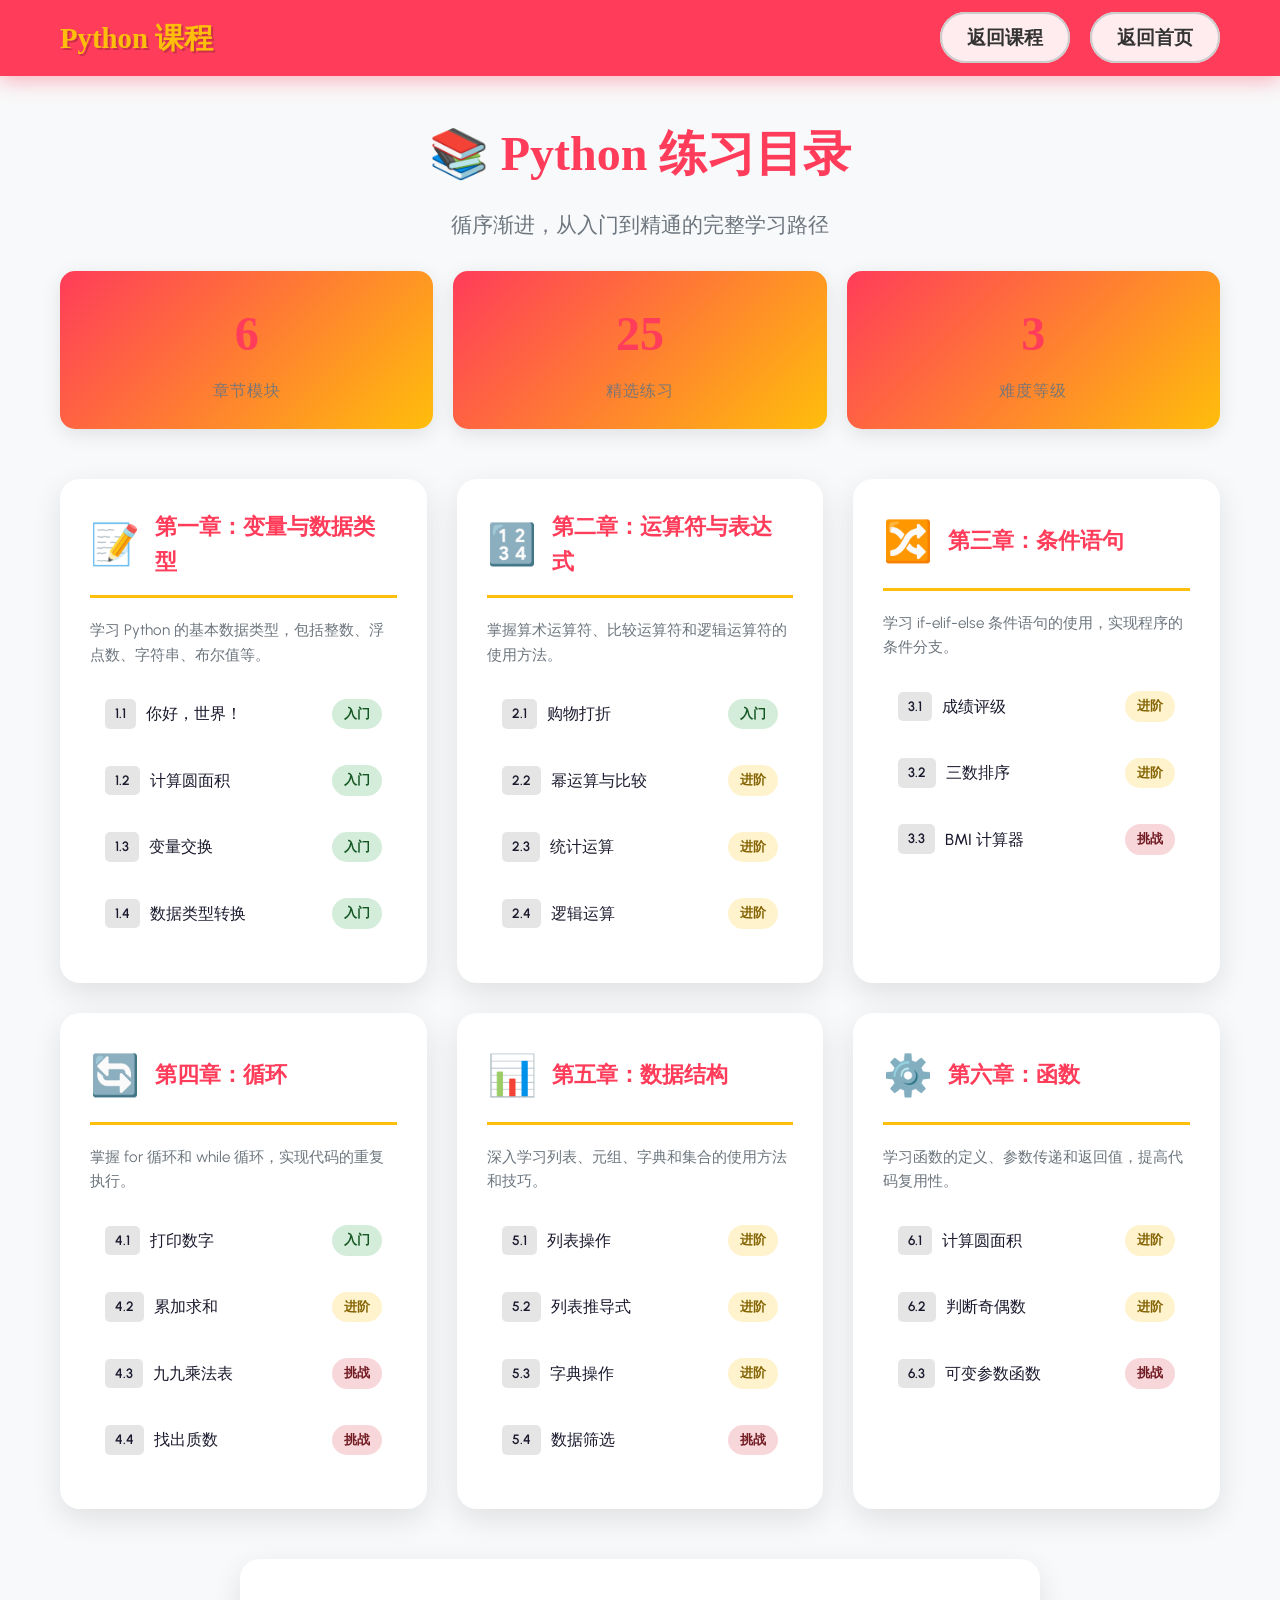
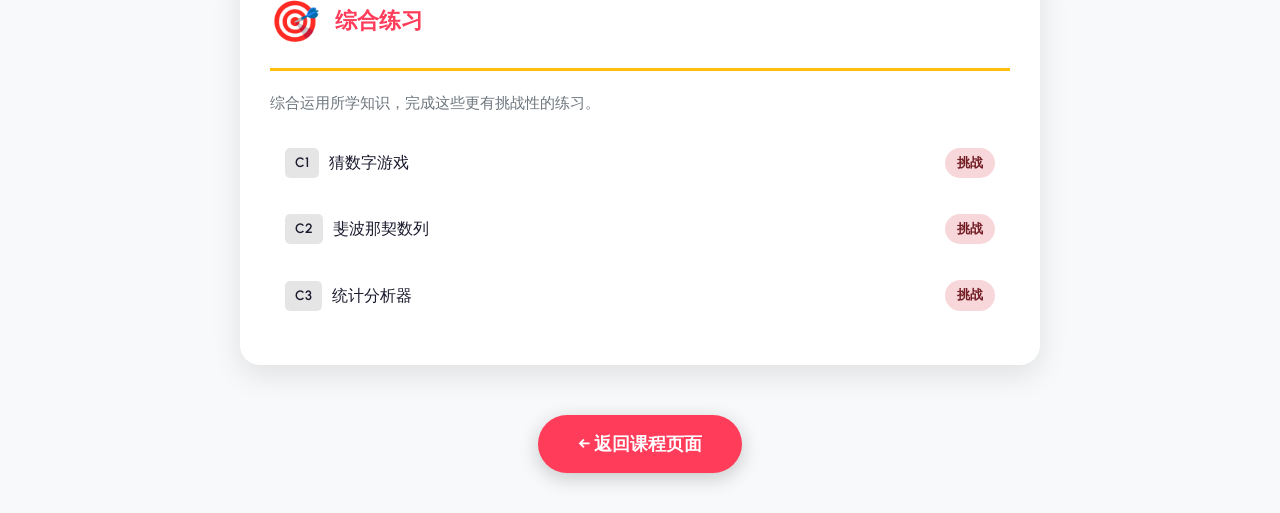
<file: python-exercises-index.html>
<!DOCTYPE html>
<html lang="zh-CN">
<head>
    <meta charset="UTF-8">
    <meta name="viewport" content="width=device-width, initial-scale=1.0">
    <title>Python 练习目录 | 丘雅雯</title>
    <link rel="stylesheet" href="style.css">
    <link href="https://fonts.googleapis.com/css2?family=Permanent+Marker&family=Urbanist:wght@300;400;600;700&display=swap" rel="stylesheet">
    <style>
        nav.navbar.exercise-navbar {
            background-color: var(--primary-color);
            padding: 15px 0;
            box-shadow: 0 4px 20px rgba(255, 60, 90, 0.4);
            position: relative;
            z-index: 1000;
        }
        
        nav.navbar.exercise-navbar .logo {
            color: var(--accent-color);
            font-size: 1.8rem;
            text-shadow: 2px 2px 0 rgba(0, 0, 0, 0.2);
        }
        
        nav.navbar.exercise-navbar .nav-links {
            gap: 20px;
        }
        
        nav.navbar.exercise-navbar .nav-links a {
            color: #333333 !important;
            font-size: 1.2rem;
            font-weight: 700;
            padding: 12px 25px;
            border-radius: 30px;
            background-color: rgba(255, 255, 255, 0.9) !important;
            border: 2px solid #cccccc;
            transition: all 0.3s ease;
            text-shadow: none !important;
        }
        
        nav.navbar.exercise-navbar .nav-links a:hover {
            color: white !important;
            background-color: #333333 !important;
            border-color: #333333;
            transform: translateY(-2px);
            box-shadow: 0 4px 15px rgba(0, 0, 0, 0.3);
        }
        
        .index-page {
            max-width: 1200px;
            margin: 0 auto;
            padding: 40px 20px;
        }
        
        .page-header {
            text-align: center;
            margin-bottom: 50px;
        }
        
        .page-header h1 {
            font-family: 'Permanent Marker', cursive;
            font-size: 3rem;
            color: var(--primary-color);
            margin-bottom: 15px;
        }
        
        .page-header p {
            font-size: 1.3rem;
            color: var(--gray-color);
            margin-bottom: 30px;
        }
        
        .chapters-grid {
            display: grid;
            grid-template-columns: repeat(auto-fit, minmax(350px, 1fr));
            gap: 30px;
            margin-bottom: 50px;
        }
        
        .chapter-card {
            background: white;
            border-radius: 20px;
            padding: 30px;
            box-shadow: 0 10px 30px rgba(0, 0, 0, 0.1);
            transition: all 0.3s ease;
        }
        
        .chapter-card:hover {
            transform: translateY(-10px);
            box-shadow: 0 20px 50px rgba(0, 0, 0, 0.15);
        }
        
        .chapter-card-header {
            display: flex;
            align-items: center;
            gap: 15px;
            margin-bottom: 20px;
            padding-bottom: 15px;
            border-bottom: 3px solid var(--accent-color);
        }
        
        .chapter-icon {
            font-size: 2.5rem;
        }
        
        .chapter-card-title {
            font-family: 'Permanent Marker', cursive;
            font-size: 1.4rem;
            color: var(--primary-color);
        }
        
        .chapter-intro {
            color: var(--gray-color);
            margin-bottom: 20px;
            font-size: 0.95rem;
            line-height: 1.6;
        }
        
        .exercise-list {
            list-style: none;
            padding: 0;
            margin: 0;
        }
        
        .exercise-list li {
            margin-bottom: 12px;
        }
        
        .exercise-link {
            display: flex;
            align-items: center;
            justify-content: space-between;
            padding: 12px 15px;
            background: var(--light-bg);
            border-radius: 10px;
            text-decoration: none;
            color: var(--dark-color);
            font-weight: 500;
            transition: all 0.3s ease;
        }
        
        .exercise-link:hover {
            background: var(--accent-color);
            color: white;
            transform: translateX(10px);
        }
        
        .exercise-link .exercise-name {
            display: flex;
            align-items: center;
            gap: 10px;
        }
        
        .exercise-link .exercise-number {
            background: rgba(0, 0, 0, 0.1);
            padding: 4px 10px;
            border-radius: 5px;
            font-size: 0.85rem;
            font-weight: 600;
        }
        
        .exercise-link:hover .exercise-number {
            background: rgba(255, 255, 255, 0.2);
        }
        
        .difficulty-badge {
            padding: 5px 12px;
            border-radius: 20px;
            font-size: 0.8rem;
            font-weight: 600;
        }
        
        .difficulty-easy {
            background: #d4edda;
            color: #155724;
        }
        
        .difficulty-medium {
            background: #fff3cd;
            color: #856404;
        }
        
        .difficulty-hard {
            background: #f8d7da;
            color: #721c24;
        }
        
        .exercise-link:hover .difficulty-badge {
            background: rgba(255, 255, 255, 0.3);
            color: white;
        }
        
        .stats-section {
            display: grid;
            grid-template-columns: repeat(auto-fit, minmax(200px, 1fr));
            gap: 20px;
            margin-bottom: 40px;
        }
        
        .stat-card {
            background: linear-gradient(135deg, var(--primary-color), var(--accent-color));
            color: white;
            padding: 25px;
            border-radius: 15px;
            text-align: center;
            box-shadow: 0 5px 20px rgba(0, 0, 0, 0.1);
        }
        
        .stat-number {
            font-family: 'Permanent Marker', cursive;
            font-size: 3rem;
            margin-bottom: 5px;
        }
        
        .stat-label {
            font-size: 1rem;
            opacity: 0.9;
        }
        
        .back-link {
            display: inline-block;
            padding: 15px 40px;
            background: var(--primary-color);
            color: white;
            text-decoration: none;
            border-radius: 30px;
            font-weight: 600;
            font-size: 1.1rem;
            transition: all 0.3s ease;
            box-shadow: 0 5px 20px rgba(0, 0, 0, 0.2);
        }
        
        .back-link:hover {
            background: var(--accent-color);
            transform: translateY(-3px);
            box-shadow: 0 8px 30px rgba(0, 0, 0, 0.25);
        }
        
        .start-practice-btn {
            display: inline-block;
            margin: 30px auto 0;
            padding: 15px 40px;
            background: linear-gradient(135deg, var(--accent-color), var(--primary-color));
            color: white;
            text-decoration: none;
            border-radius: 30px;
            font-weight: 600;
            font-size: 1.2rem;
            transition: all 0.3s ease;
            box-shadow: 0 5px 20px rgba(0, 0, 0, 0.2);
        }
        
        .start-practice-btn:hover {
            transform: translateY(-3px) scale(1.05);
            box-shadow: 0 10px 30px rgba(0, 0, 0, 0.3);
        }
        
        @media (max-width: 768px) {
            .page-header h1 {
                font-size: 2rem;
            }
            
            .chapters-grid {
                grid-template-columns: 1fr;
            }
            
            .stat-number {
                font-size: 2rem;
            }
        }
    </style>
</head>
<body>
    <nav class="navbar exercise-navbar">
        <div class="container">
            <div class="logo">Python 课程</div>
            <ul class="nav-links">
                <li><a href="python-course.html">返回课程</a></li>
                <li><a href="index.html">返回首页</a></li>
            </ul>
        </div>
    </nav>

    <div class="index-page">
        <div class="page-header">
            <h1>📚 Python 练习目录</h1>
            <p>循序渐进，从入门到精通的完整学习路径</p>
            
            <div class="stats-section">
                <div class="stat-card">
                    <div class="stat-number">6</div>
                    <div class="stat-label">章节模块</div>
                </div>
                <div class="stat-card">
                    <div class="stat-number">25</div>
                    <div class="stat-label">精选练习</div>
                </div>
                <div class="stat-card">
                    <div class="stat-number">3</div>
                    <div class="stat-label">难度等级</div>
                </div>
            </div>
        </div>

        <div class="chapters-grid">
            <!-- 第一章 -->
            <div class="chapter-card">
                <div class="chapter-card-header">
                    <span class="chapter-icon">📝</span>
                    <h2 class="chapter-card-title">第一章：变量与数据类型</h2>
                </div>
                <p class="chapter-intro">学习 Python 的基本数据类型，包括整数、浮点数、字符串、布尔值等。</p>
                <ul class="exercise-list">
                    <li>
                        <a href="python-exercises.html?chapter=1#ex1-1" class="exercise-link">
                            <span class="exercise-name">
                                <span class="exercise-number">1.1</span>
                                你好，世界！
                            </span>
                            <span class="difficulty-badge difficulty-easy">入门</span>
                        </a>
                    </li>
                    <li>
                        <a href="python-exercises.html?chapter=1#ex1-2" class="exercise-link">
                            <span class="exercise-name">
                                <span class="exercise-number">1.2</span>
                                计算圆面积
                            </span>
                            <span class="difficulty-badge difficulty-easy">入门</span>
                        </a>
                    </li>
                    <li>
                        <a href="python-exercises.html?chapter=1#ex1-3" class="exercise-link">
                            <span class="exercise-name">
                                <span class="exercise-number">1.3</span>
                                变量交换
                            </span>
                            <span class="difficulty-badge difficulty-easy">入门</span>
                        </a>
                    </li>
                    <li>
                        <a href="python-exercises.html?chapter=1#ex1-4" class="exercise-link">
                            <span class="exercise-name">
                                <span class="exercise-number">1.4</span>
                                数据类型转换
                            </span>
                            <span class="difficulty-badge difficulty-easy">入门</span>
                        </a>
                    </li>
                </ul>
            </div>

            <!-- 第二章 -->
            <div class="chapter-card">
                <div class="chapter-card-header">
                    <span class="chapter-icon">🔢</span>
                    <h2 class="chapter-card-title">第二章：运算符与表达式</h2>
                </div>
                <p class="chapter-intro">掌握算术运算符、比较运算符和逻辑运算符的使用方法。</p>
                <ul class="exercise-list">
                    <li>
                        <a href="python-exercises.html?chapter=2#ex2-1" class="exercise-link">
                            <span class="exercise-name">
                                <span class="exercise-number">2.1</span>
                                购物打折
                            </span>
                            <span class="difficulty-badge difficulty-easy">入门</span>
                        </a>
                    </li>
                    <li>
                        <a href="python-exercises.html?chapter=2#ex2-2" class="exercise-link">
                            <span class="exercise-name">
                                <span class="exercise-number">2.2</span>
                                幂运算与比较
                            </span>
                            <span class="difficulty-badge difficulty-medium">进阶</span>
                        </a>
                    </li>
                    <li>
                        <a href="python-exercises.html?chapter=2#ex2-3" class="exercise-link">
                            <span class="exercise-name">
                                <span class="exercise-number">2.3</span>
                                统计运算
                            </span>
                            <span class="difficulty-badge difficulty-medium">进阶</span>
                        </a>
                    </li>
                    <li>
                        <a href="python-exercises.html?chapter=2#ex2-4" class="exercise-link">
                            <span class="exercise-name">
                                <span class="exercise-number">2.4</span>
                                逻辑运算
                            </span>
                            <span class="difficulty-badge difficulty-medium">进阶</span>
                        </a>
                    </li>
                </ul>
            </div>

            <!-- 第三章 -->
            <div class="chapter-card">
                <div class="chapter-card-header">
                    <span class="chapter-icon">🔀</span>
                    <h2 class="chapter-card-title">第三章：条件语句</h2>
                </div>
                <p class="chapter-intro">学习 if-elif-else 条件语句的使用，实现程序的条件分支。</p>
                <ul class="exercise-list">
                    <li>
                        <a href="python-exercises.html?chapter=3#ex3-1" class="exercise-link">
                            <span class="exercise-name">
                                <span class="exercise-number">3.1</span>
                                成绩评级
                            </span>
                            <span class="difficulty-badge difficulty-medium">进阶</span>
                        </a>
                    </li>
                    <li>
                        <a href="python-exercises.html?chapter=3#ex3-2" class="exercise-link">
                            <span class="exercise-name">
                                <span class="exercise-number">3.2</span>
                                三数排序
                            </span>
                            <span class="difficulty-badge difficulty-medium">进阶</span>
                        </a>
                    </li>
                    <li>
                        <a href="python-exercises.html?chapter=3#ex3-3" class="exercise-link">
                            <span class="exercise-name">
                                <span class="exercise-number">3.3</span>
                                BMI 计算器
                            </span>
                            <span class="difficulty-badge difficulty-hard">挑战</span>
                        </a>
                    </li>
                </ul>
            </div>

            <!-- 第四章 -->
            <div class="chapter-card">
                <div class="chapter-card-header">
                    <span class="chapter-icon">🔄</span>
                    <h2 class="chapter-card-title">第四章：循环</h2>
                </div>
                <p class="chapter-intro">掌握 for 循环和 while 循环，实现代码的重复执行。</p>
                <ul class="exercise-list">
                    <li>
                        <a href="python-exercises.html?chapter=4#ex4-1" class="exercise-link">
                            <span class="exercise-name">
                                <span class="exercise-number">4.1</span>
                                打印数字
                            </span>
                            <span class="difficulty-badge difficulty-easy">入门</span>
                        </a>
                    </li>
                    <li>
                        <a href="python-exercises.html?chapter=4#ex4-2" class="exercise-link">
                            <span class="exercise-name">
                                <span class="exercise-number">4.2</span>
                                累加求和
                            </span>
                            <span class="difficulty-badge difficulty-medium">进阶</span>
                        </a>
                    </li>
                    <li>
                        <a href="python-exercises.html?chapter=4#ex4-3" class="exercise-link">
                            <span class="exercise-name">
                                <span class="exercise-number">4.3</span>
                                九九乘法表
                            </span>
                            <span class="difficulty-badge difficulty-hard">挑战</span>
                        </a>
                    </li>
                    <li>
                        <a href="python-exercises.html?chapter=4#ex4-4" class="exercise-link">
                            <span class="exercise-name">
                                <span class="exercise-number">4.4</span>
                                找出质数
                            </span>
                            <span class="difficulty-badge difficulty-hard">挑战</span>
                        </a>
                    </li>
                </ul>
            </div>

            <!-- 第五章 -->
            <div class="chapter-card">
                <div class="chapter-card-header">
                    <span class="chapter-icon">📊</span>
                    <h2 class="chapter-card-title">第五章：数据结构</h2>
                </div>
                <p class="chapter-intro">深入学习列表、元组、字典和集合的使用方法和技巧。</p>
                <ul class="exercise-list">
                    <li>
                        <a href="python-exercises.html?chapter=5#ex5-1" class="exercise-link">
                            <span class="exercise-name">
                                <span class="exercise-number">5.1</span>
                                列表操作
                            </span>
                            <span class="difficulty-badge difficulty-medium">进阶</span>
                        </a>
                    </li>
                    <li>
                        <a href="python-exercises.html?chapter=5#ex5-2" class="exercise-link">
                            <span class="exercise-name">
                                <span class="exercise-number">5.2</span>
                                列表推导式
                            </span>
                            <span class="difficulty-badge difficulty-medium">进阶</span>
                        </a>
                    </li>
                    <li>
                        <a href="python-exercises.html?chapter=5#ex5-3" class="exercise-link">
                            <span class="exercise-name">
                                <span class="exercise-number">5.3</span>
                                字典操作
                            </span>
                            <span class="difficulty-badge difficulty-medium">进阶</span>
                        </a>
                    </li>
                    <li>
                        <a href="python-exercises.html?chapter=5#ex5-4" class="exercise-link">
                            <span class="exercise-name">
                                <span class="exercise-number">5.4</span>
                                数据筛选
                            </span>
                            <span class="difficulty-badge difficulty-hard">挑战</span>
                        </a>
                    </li>
                </ul>
            </div>

            <!-- 第六章 -->
            <div class="chapter-card">
                <div class="chapter-card-header">
                    <span class="chapter-icon">⚙️</span>
                    <h2 class="chapter-card-title">第六章：函数</h2>
                </div>
                <p class="chapter-intro">学习函数的定义、参数传递和返回值，提高代码复用性。</p>
                <ul class="exercise-list">
                    <li>
                        <a href="python-exercises.html?chapter=6#ex6-1" class="exercise-link">
                            <span class="exercise-name">
                                <span class="exercise-number">6.1</span>
                                计算圆面积
                            </span>
                            <span class="difficulty-badge difficulty-medium">进阶</span>
                        </a>
                    </li>
                    <li>
                        <a href="python-exercises.html?chapter=6#ex6-2" class="exercise-link">
                            <span class="exercise-name">
                                <span class="exercise-number">6.2</span>
                                判断奇偶数
                            </span>
                            <span class="difficulty-badge difficulty-medium">进阶</span>
                        </a>
                    </li>
                    <li>
                        <a href="python-exercises.html?chapter=6#ex6-3" class="exercise-link">
                            <span class="exercise-name">
                                <span class="exercise-number">6.3</span>
                                可变参数函数
                            </span>
                            <span class="difficulty-badge difficulty-hard">挑战</span>
                        </a>
                    </li>
                </ul>
            </div>
        </div>

        <!-- 综合练习 -->
        <div class="chapter-card" style="max-width: 800px; margin: 0 auto 50px;">
            <div class="chapter-card-header">
                <span class="chapter-icon">🎯</span>
                <h2 class="chapter-card-title">综合练习</h2>
            </div>
            <p class="chapter-intro">综合运用所学知识，完成这些更有挑战性的练习。</p>
            <ul class="exercise-list">
                <li>
                    <a href="python-exercises.html?chapter=comprehensive#ex-comprehensive-1" class="exercise-link">
                        <span class="exercise-name">
                            <span class="exercise-number">C1</span>
                            猜数字游戏
                        </span>
                        <span class="difficulty-badge difficulty-hard">挑战</span>
                    </a>
                </li>
                <li>
                    <a href="python-exercises.html?chapter=comprehensive#ex-comprehensive-2" class="exercise-link">
                        <span class="exercise-name">
                            <span class="exercise-number">C2</span>
                            斐波那契数列
                        </span>
                        <span class="difficulty-badge difficulty-hard">挑战</span>
                    </a>
                </li>
                <li>
                    <a href="python-exercises.html?chapter=comprehensive#ex-comprehensive-3" class="exercise-link">
                        <span class="exercise-name">
                            <span class="exercise-number">C3</span>
                            统计分析器
                        </span>
                        <span class="difficulty-badge difficulty-hard">挑战</span>
                    </a>
                </li>
            </ul>
        </div>

        <div style="text-align: center;">
            <a href="python-course.html" class="back-link">← 返回课程页面</a>
        </div>
    </div>

</body>
</html>
</file>
<file: style.css>
/* 全局样式 */
* {
    margin: 0;
    padding: 0;
    box-sizing: border-box;
}

:root {
    --primary-color: #ff3c5a;
    --secondary-color: #3a86ff;
    --accent-color: #ffbe0b;
    --dark-color: #1a1a2e;
    --light-color: #f8f9fa;
    --gray-color: #6c757d;
}

body {
    font-family: 'Urbanist', sans-serif;
    line-height: 1.6;
    color: var(--dark-color);
    background-color: var(--light-color);
    overflow-x: hidden;
}

.container {
    max-width: 1200px;
    margin: 0 auto;
    padding: 0 20px;
}

/* 导航栏 */
.navbar {
    position: fixed;
    top: 0;
    left: 0;
    width: 100%;
    z-index: 1000;
    background-color: transparent;
    transition: all 0.3s ease;
    padding: 20px 0;
}

.navbar.scrolled {
    background-color: rgba(26, 26, 46, 0.95);
    padding: 10px 0;
    box-shadow: 0 2px 20px rgba(0, 0, 0, 0.1);
}

.navbar .container {
    display: flex;
    justify-content: space-between;
    align-items: center;
}

.logo {
    font-family: 'Permanent Marker', cursive;
    font-size: 2rem;
    font-weight: bold;
    color: var(--light-color);
    text-shadow: 2px 2px 0 var(--primary-color);
}

.nav-links {
    display: flex;
    list-style: none;
    gap: 30px;
}

.nav-links a {
    text-decoration: none;
    color: var(--light-color);
    font-weight: 600;
    font-size: 1.1rem;
    transition: all 0.3s ease;
    position: relative;
}

.nav-links a:hover {
    color: var(--accent-color);
    transform: translateY(-2px);
}

.nav-links a::after {
    content: '';
    position: absolute;
    bottom: -5px;
    left: 0;
    width: 0;
    height: 2px;
    background-color: var(--accent-color);
    transition: width 0.3s ease;
}

.nav-links a:hover::after {
    width: 100%;
}

/* 英雄区域 */
.hero {
    min-height: 100vh;
    background: linear-gradient(135deg, var(--dark-color) 0%, #16213e 100%);
    display: flex;
    align-items: center;
    padding: 100px 0;
    position: relative;
    overflow: hidden;
}

.hero::before {
    content: '';
    position: absolute;
    top: 0;
    left: 0;
    width: 100%;
    height: 100%;
    background: url('[data-uri]') repeat;
    opacity: 0.1;
}

.hero .container {
    display: grid;
    grid-template-columns: 1fr 1fr;
    gap: 50px;
    align-items: center;
    position: relative;
    z-index: 1;
}

.hero-content h1 {
    font-family: 'Permanent Marker', cursive;
    font-size: 5rem;
    line-height: 1.1;
    color: var(--light-color);
    margin-bottom: 20px;
    text-shadow: 3px 3px 0 var(--primary-color);
}

.hero-content .subtitle {
    font-size: 1.5rem;
    color: var(--light-color);
    margin-bottom: 30px;
    opacity: 0.9;
}

.hero-buttons {
    display: flex;
    gap: 20px;
}

.btn {
    display: inline-block;
    padding: 12px 30px;
    border-radius: 50px;
    font-weight: 700;
    text-decoration: none;
    transition: all 0.3s ease;
    text-transform: uppercase;
    letter-spacing: 1px;
    position: relative;
    overflow: hidden;
}

.btn::before {
    content: '';
    position: absolute;
    top: 0;
    left: -100%;
    width: 100%;
    height: 100%;
    background: linear-gradient(90deg, transparent, rgba(255,255,255,0.2), transparent);
    transition: left 0.5s ease;
}

.btn:hover::before {
    left: 100%;
}

.btn.primary {
    background-color: var(--primary-color);
    color: var(--light-color);
    box-shadow: 0 4px 15px rgba(255, 60, 90, 0.4);
}

.btn.primary:hover {
    transform: translateY(-3px);
    box-shadow: 0 6px 20px rgba(255, 60, 90, 0.6);
}

.btn.secondary {
    background-color: transparent;
    color: var(--light-color);
    border: 2px solid var(--light-color);
}

.btn.secondary:hover {
    background-color: var(--light-color);
    color: var(--dark-color);
    transform: translateY(-3px);
}

.hero-image img {
    width: 100%;
    border-radius: 50%;
    box-shadow: 0 0 50px rgba(255, 60, 90, 0.3);
    animation: float 6s ease-in-out infinite;
}

@keyframes float {
    0% { transform: translateY(0px); }
    50% { transform: translateY(-20px); }
    100% { transform: translateY(0px); }
}

/* 通用部分样式 */
section {
    padding: 100px 0;
}

.section-title {
    font-family: 'Permanent Marker', cursive;
    font-size: 3rem;
    text-align: center;
    margin-bottom: 60px;
    color: var(--dark-color);
    position: relative;
}

.section-title .highlight {
    color: var(--primary-color);
    text-shadow: 2px 2px 0 var(--accent-color);
}

.section-title::after {
    content: '';
    position: absolute;
    bottom: -15px;
    left: 50%;
    transform: translateX(-50%);
    width: 100px;
    height: 4px;
    background: linear-gradient(90deg, var(--primary-color), var(--accent-color));
    border-radius: 2px;
}

/* 关于我 */
.about {
    background-color: var(--light-color);
}

.about-content {
    display: grid;
    grid-template-columns: 1fr 1fr;
    gap: 50px;
    align-items: center;
}

.about-text p {
    font-size: 1.1rem;
    margin-bottom: 20px;
    line-height: 1.8;
}

.about-text .name,
.about-text .school,
.about-text .major,
.about-text .club,
.about-text .dream {
    font-weight: 700;
    color: var(--primary-color);
}

.about-stats {
    display: grid;
    grid-template-columns: repeat(3, 1fr);
    gap: 30px;
    text-align: center;
}

.stat-item {
    background-color: #fff;
    padding: 30px;
    border-radius: 15px;
    box-shadow: 0 10px 30px rgba(0,0,0,0.1);
    transition: transform 0.3s ease;
}

.stat-item:hover {
    transform: translateY(-10px);
    box-shadow: 0 15px 40px rgba(0,0,0,0.15);
}

.stat-number {
    display: block;
    font-size: 2.5rem;
    font-weight: 700;
    color: var(--primary-color);
    margin-bottom: 10px;
}

.stat-label {
    font-size: 1rem;
    color: var(--gray-color);
    text-transform: uppercase;
    letter-spacing: 1px;
}

/* 兴趣爱好 */
.hobbies {
    background-color: #f0f2f5;
}

.hobbies-grid {
    display: grid;
    grid-template-columns: repeat(auto-fit, minmax(250px, 1fr));
    gap: 30px;
}

.hobby-card {
    background-color: #fff;
    padding: 40px 30px;
    border-radius: 20px;
    text-align: center;
    box-shadow: 0 10px 30px rgba(0,0,0,0.1);
    transition: all 0.3s ease;
    position: relative;
    overflow: hidden;
}

.hobby-card::before {
    content: '';
    position: absolute;
    top: 0;
    left: 0;
    width: 100%;
    height: 5px;
    background: linear-gradient(90deg, var(--primary-color), var(--accent-color));
}

.hobby-card:hover {
    transform: translateY(-10px);
    box-shadow: 0 15px 40px rgba(0,0,0,0.15);
}

.hobby-icon {
    font-size: 4rem;
    margin-bottom: 20px;
    display: block;
}

.hobby-card h3 {
    font-size: 1.5rem;
    margin-bottom: 15px;
    color: var(--dark-color);
}

.hobby-card p {
    color: var(--gray-color);
    line-height: 1.6;
}

/* Python 课程 */
.python-course {
    background: linear-gradient(135deg, var(--dark-color) 0%, #16213e 100%);
    color: var(--light-color);
}

.python-course .section-title {
    color: var(--light-color);
}

.course-intro {
    text-align: center;
    padding: 60px 40px;
    background-color: rgba(255, 255, 255, 0.05);
    border-radius: 20px;
    max-width: 700px;
    margin: 0 auto;
}

.course-icon {
    font-size: 5rem;
    margin-bottom: 30px;
    animation: bounce 2s ease-in-out infinite;
}

@keyframes bounce {
    0%, 100% { transform: translateY(0); }
    50% { transform: translateY(-20px); }
}

.course-desc {
    font-size: 1.3rem;
    margin-bottom: 40px;
    opacity: 0.9;
    line-height: 1.8;
}

/* 作品展示 */
.gallery {
    background-color: var(--light-color);
}

.gallery-grid {
    display: grid;
    grid-template-columns: repeat(auto-fit, minmax(300px, 1fr));
    gap: 30px;
}

.gallery-item {
    position: relative;
    border-radius: 15px;
    overflow: hidden;
    box-shadow: 0 10px 30px rgba(0,0,0,0.1);
    transition: all 0.3s ease;
}

.gallery-item:hover {
    transform: translateY(-10px);
    box-shadow: 0 15px 40px rgba(0,0,0,0.15);
}

.gallery-item img {
    width: 100%;
    height: 250px;
    object-fit: cover;
    transition: transform 0.5s ease;
}

.gallery-item:hover img {
    transform: scale(1.1);
}

.gallery-overlay {
    position: absolute;
    bottom: 0;
    left: 0;
    width: 100%;
    padding: 20px;
    background: linear-gradient(to top, rgba(0,0,0,0.8), transparent);
    color: var(--light-color);
    transform: translateY(100%);
    transition: transform 0.3s ease;
}

.gallery-item:hover .gallery-overlay {
    transform: translateY(0);
}

.gallery-overlay h4 {
    font-size: 1.3rem;
    margin-bottom: 5px;
}

.gallery-overlay p {
    font-size: 0.9rem;
    opacity: 0.9;
}

/* 联系我 */
.contact {
    background-color: var(--dark-color);
    color: var(--light-color);
}

.contact .section-title {
    color: var(--light-color);
}

.contact-content {
    display: grid;
    grid-template-columns: 1fr 1fr;
    gap: 50px;
}

.contact-info {
    display: flex;
    flex-direction: column;
    gap: 30px;
}

.contact-item {
    display: flex;
    align-items: center;
    gap: 20px;
    padding: 20px;
    background-color: rgba(255,255,255,0.05);
    border-radius: 10px;
    transition: all 0.3s ease;
}

.contact-item:hover {
    background-color: rgba(255,255,255,0.1);
    transform: translateX(10px);
}

.contact-icon {
    font-size: 1.5rem;
    color: var(--accent-color);
}

.contact-text {
    font-size: 1.1rem;
}

.contact-form form {
    display: flex;
    flex-direction: column;
    gap: 20px;
}

.contact-form input,
.contact-form textarea {
    padding: 15px;
    border-radius: 10px;
    border: none;
    background-color: rgba(255,255,255,0.05);
    color: var(--light-color);
    font-size: 1rem;
    transition: all 0.3s ease;
}

.contact-form input:focus,
.contact-form textarea:focus {
    outline: none;
    background-color: rgba(255,255,255,0.1);
    transform: translateY(-2px);
}

.contact-form input::placeholder,
.contact-form textarea::placeholder {
    color: rgba(255,255,255,0.5);
}

.contact-form button {
    align-self: flex-start;
    cursor: pointer;
}

/* 页脚 */
.footer {
    background-color: #0f0f1a;
    color: var(--light-color);
    padding: 50px 0;
    text-align: center;
}

.footer-content {
    display: flex;
    flex-direction: column;
    align-items: center;
    gap: 20px;
}

.footer-logo {
    font-family: 'Permanent Marker', cursive;
    font-size: 2rem;
    font-weight: bold;
    color: var(--light-color);
    text-shadow: 2px 2px 0 var(--primary-color);
}

.footer-text {
    color: rgba(255,255,255,0.7);
    font-size: 0.9rem;
}

.footer-social {
    display: flex;
    gap: 20px;
}

.social-link {
    display: inline-block;
    font-size: 1.5rem;
    transition: all 0.3s ease;
    text-decoration: none;
    color: var(--light-color);
}

.social-link:hover {
    color: var(--accent-color);
    transform: translateY(-5px);
}

/* 响应式设计 */
@media (max-width: 768px) {
    .hero .container {
        grid-template-columns: 1fr;
        text-align: center;
    }

    .hero-content h1 {
        font-size: 3.5rem;
    }

    .about-content {
        grid-template-columns: 1fr;
    }

    .contact-content {
        grid-template-columns: 1fr;
    }

    .nav-links {
        display: none;
    }

    .section-title {
        font-size: 2.5rem;
    }

    .about-stats {
        grid-template-columns: 1fr;
    }
}

@media (max-width: 480px) {
    .hero-content h1 {
        font-size: 2.5rem;
    }

    .hero-content .subtitle {
        font-size: 1.2rem;
    }

    .section-title {
        font-size: 2rem;
    }

    .hobbies-grid {
        grid-template-columns: 1fr;
    }

    .gallery-grid {
        grid-template-columns: 1fr;
    }
}

/* 滚动条样式 */
::-webkit-scrollbar {
    width: 10px;
}

::-webkit-scrollbar-track {
    background: var(--light-color);
}

::-webkit-scrollbar-thumb {
    background: var(--primary-color);
    border-radius: 5px;
}

::-webkit-scrollbar-thumb:hover {
    background: var(--secondary-color);
}

/* Python 课程页面样式 */
.course-hero {
    min-height: 60vh;
    background: linear-gradient(135deg, var(--dark-color) 0%, #16213e 100%);
    display: flex;
    align-items: center;
    text-align: center;
    padding: 100px 0;
}

.course-hero h1 {
    font-family: 'Permanent Marker', cursive;
    font-size: 4rem;
    color: var(--light-color);
    margin-bottom: 20px;
    text-shadow: 3px 3px 0 var(--primary-color);
}

.course-subtitle {
    font-size: 1.5rem;
    color: var(--light-color);
    opacity: 0.9;
    margin-bottom: 40px;
}

.course-description {
    background-color: rgba(255, 255, 255, 0.05);
    padding: 40px;
    border-radius: 15px;
    margin-top: 40px;
    max-width: 800px;
    margin-left: auto;
    margin-right: auto;
}

.course-description h3 {
    color: var(--accent-color);
    font-size: 1.3rem;
    margin-bottom: 15px;
    margin-top: 25px;
}

.course-description p {
    color: var(--light-color);
    opacity: 0.9;
    line-height: 1.8;
    margin-bottom: 20px;
}

.course-description ul {
    list-style: none;
    padding-left: 0;
}

.course-description li {
    color: var(--light-color);
    opacity: 0.9;
    padding: 8px 0;
    position: relative;
    padding-left: 25px;
}

.course-description li::before {
    content: '→';
    position: absolute;
    left: 0;
    color: var(--accent-color);
    font-weight: bold;
}

.course-stats {
    display: flex;
    justify-content: center;
    gap: 60px;
}

.course-stats .stat-item {
    background-color: rgba(255, 255, 255, 0.1);
    padding: 30px;
    border-radius: 15px;
    min-width: 120px;
}

.course-stats .stat-number {
    display: block;
    font-size: 3rem;
    font-weight: 700;
    color: var(--accent-color);
    margin-bottom: 10px;
}

.course-stats .stat-label {
    font-size: 1rem;
    color: var(--light-color);
    text-transform: uppercase;
    letter-spacing: 1px;
}

.course-content {
    background-color: var(--light-color);
}

.chapters {
    max-width: 900px;
    margin: 0 auto;
}

.chapter {
    background-color: #fff;
    border-radius: 15px;
    margin-bottom: 20px;
    box-shadow: 0 5px 20px rgba(0, 0, 0, 0.08);
    overflow: hidden;
    transition: all 0.3s ease;
}

.chapter:hover {
    box-shadow: 0 8px 30px rgba(0, 0, 0, 0.12);
    transform: translateY(-3px);
}

.chapter-header {
    display: flex;
    justify-content: space-between;
    align-items: center;
    padding: 25px 30px;
    cursor: pointer;
    background: linear-gradient(90deg, rgba(255, 60, 90, 0.05), transparent);
}

.chapter-header h3 {
    font-size: 1.3rem;
    color: var(--dark-color);
    margin: 0;
}

.chapter-status {
    font-size: 0.9rem;
    font-weight: 600;
    padding: 6px 15px;
    border-radius: 20px;
    text-transform: uppercase;
    letter-spacing: 0.5px;
}

.chapter-status.status-completed {
    background-color: #4ade80;
    color: #fff;
}

.chapter-status.status-active {
    background-color: var(--primary-color);
    color: #fff;
}

.chapter-status.status-pending {
    background-color: var(--gray-color);
    color: #fff;
}

.chapter-body {
    max-height: 0;
    overflow: hidden;
    transition: max-height 0.4s ease;
}

.chapter.active .chapter-body {
    max-height: 800px;
}

.lessons {
    list-style: none;
    padding: 20px 30px;
    margin: 0;
}

.lesson {
    padding: 12px 0;
    border-bottom: 1px solid #f0f2f5;
    color: var(--dark-color);
    transition: all 0.2s ease;
}

.lesson:hover {
    color: var(--primary-color);
    padding-left: 10px;
}

.lesson:last-child {
    border-bottom: none;
}

.code-block {
    margin: 20px 30px 30px;
    background-color: #1a1a2e;
    border-radius: 10px;
    overflow: hidden;
}

.code-block pre {
    margin: 0;
    padding: 20px;
    overflow-x: auto;
}

.code-block code {
    color: #4ade80;
    font-family: 'Courier New', monospace;
    font-size: 1rem;
    line-height: 1.6;
}

/* 代码块运行功能样式 */
.code-block-header {
    display: flex;
    justify-content: space-between;
    align-items: center;
    padding: 10px 15px;
    background-color: #272822;
    border-top-left-radius: 8px;
    border-top-right-radius: 8px;
}

.code-block-header span {
    color: #f8f8f2;
    font-size: 0.9rem;
    font-weight: 600;
}

.run-code-btn {
    background-color: var(--primary-color);
    color: white;
    border: none;
    padding: 6px 12px;
    border-radius: 4px;
    font-size: 0.8rem;
    font-weight: 600;
    cursor: pointer;
    transition: all 0.3s ease;
}

.run-code-btn:hover {
    background-color: #e03652;
    transform: translateY(-1px);
}

.code-block pre {
    margin: 0;
    border-top-left-radius: 0;
    border-top-right-radius: 0;
}

.code-output-block {
    background-color: #f8f9fa;
    border: 1px solid #e9ecef;
    border-top: none;
    border-bottom-left-radius: 8px;
    border-bottom-right-radius: 8px;
    padding: 15px;
    min-height: 60px;
    font-family: 'Courier New', monospace;
    font-size: 0.9rem;
    line-height: 1.4;
    white-space: pre-wrap;
    color: var(--dark-color);
}

/* 主题和练习样式 */
.unit-intro {
    background-color: rgba(255, 60, 90, 0.05);
    padding: 25px;
    border-radius: 10px;
    margin-bottom: 30px;
}

.unit-intro h4 {
    color: var(--primary-color);
    margin-bottom: 10px;
}

.topic {
    background-color: #fff;
    border-radius: 10px;
    padding: 25px;
    margin-bottom: 20px;
    box-shadow: 0 2px 10px rgba(0, 0, 0, 0.05);
    transition: all 0.3s ease;
}

.topic:hover {
    box-shadow: 0 5px 15px rgba(0, 0, 0, 0.1);
    transform: translateY(-2px);
}

.topic h5 {
    color: var(--dark-color);
    font-size: 1.1rem;
    margin-bottom: 15px;
    padding-bottom: 8px;
    border-bottom: 2px solid var(--primary-color);
}

.topic h6 {
    color: var(--dark-color);
    font-size: 1rem;
    margin: 20px 0 10px;
}

.topic p {
    color: var(--dark-color);
    line-height: 1.6;
    margin-bottom: 15px;
}

.practice {
    background-color: rgba(58, 134, 255, 0.05);
    padding: 20px;
    border-radius: 8px;
    margin-top: 15px;
    border-left: 4px solid var(--secondary-color);
}

.practice h6 {
    color: var(--secondary-color);
    margin-bottom: 10px;
    font-size: 0.9rem;
    font-weight: 600;
}

.practice p {
    color: var(--dark-color);
    font-size: 0.95rem;
    margin: 0;
}

.unit-summary {
    background-color: rgba(255, 190, 11, 0.05);
    padding: 25px;
    border-radius: 10px;
    margin-top: 30px;
    border-left: 4px solid var(--accent-color);
}

.unit-summary h4 {
    color: var(--accent-color);
    margin-bottom: 15px;
}

.unit-summary ul {
    list-style: none;
    padding-left: 0;
    margin: 15px 0;
}

.unit-summary li {
    padding: 8px 0;
    position: relative;
    padding-left: 20px;
    color: var(--dark-color);
}

.unit-summary li::before {
    content: '✓';
    position: absolute;
    left: 0;
    color: var(--accent-color);
    font-weight: bold;
}

/* 测验样式 */
.unit-quiz {
    background-color: rgba(58, 134, 255, 0.05);
    padding: 30px;
    border-radius: 10px;
    margin-top: 30px;
    border: 2px solid var(--secondary-color);
}

.unit-quiz h4 {
    color: var(--secondary-color);
    margin-bottom: 20px;
    font-size: 1.2rem;
}

.unit-quiz p {
    color: var(--dark-color);
    margin-bottom: 20px;
}

.quiz-section {
    margin-bottom: 30px;
}

.quiz-section h5 {
    color: var(--dark-color);
    font-size: 1.1rem;
    margin-bottom: 20px;
    padding-bottom: 8px;
    border-bottom: 2px solid var(--secondary-color);
}

.quiz-item {
    background-color: #fff;
    padding: 20px;
    border-radius: 8px;
    margin-bottom: 15px;
    box-shadow: 0 2px 8px rgba(0, 0, 0, 0.05);
}

.quiz-item p {
    margin-bottom: 15px;
    font-weight: 500;
}

.options {
    display: flex;
    flex-direction: column;
    gap: 10px;
}

.options label {
    display: flex;
    align-items: center;
    padding: 8px 12px;
    border-radius: 4px;
    transition: all 0.2s ease;
    cursor: pointer;
}

.options label:hover {
    background-color: rgba(58, 134, 255, 0.05);
}

.options input[type="radio"] {
    margin-right: 10px;
    accent-color: var(--secondary-color);
}

.code-block.small {
    margin: 10px 0 15px;
    font-size: 0.9rem;
}

.code-block.small pre {
    padding: 15px;
}

.quiz-answers {
    background-color: rgba(255, 190, 11, 0.05);
    padding: 20px;
    border-radius: 8px;
    border-left: 4px solid var(--accent-color);
}

.quiz-answers p {
    margin-bottom: 10px;
    font-weight: 600;
}

.quiz-answers ol {
    margin-left: 20px;
    margin-bottom: 20px;
}

.quiz-answers li {
    margin-bottom: 5px;
    color: var(--dark-color);
}

@media (max-width: 768px) {
    .unit-quiz {
        padding: 20px;
    }
    
    .quiz-item {
        padding: 15px;
    }
    
    .options label {
        padding: 6px 10px;
    }
}

/* 浮窗代码运行器样式 */
.floating-code-runner {
    position: fixed;
    bottom: 20px;
    right: 20px;
    z-index: 1000;
    width: 450px;
    max-width: 90vw;
    box-shadow: 0 5px 20px rgba(0, 0, 0, 0.2);
    border-radius: 10px;
    overflow: hidden;
    background-color: #fff;
    transition: all 0.3s ease;
    cursor: grab;
}

.floating-code-runner:active {
    cursor: grabbing;
}

.code-runner-header {
    background: linear-gradient(135deg, var(--primary-color), var(--secondary-color));
    color: white;
    padding: 15px 20px;
    display: flex;
    justify-content: space-between;
    align-items: center;
    cursor: grab;
}

.code-runner-header:active {
    cursor: grabbing;
}

.code-runner-header h4 {
    margin: 0;
    font-size: 1rem;
    font-weight: 600;
}

.code-runner-toggle {
    background: rgba(255, 255, 255, 0.2);
    color: white;
    border: none;
    padding: 5px 10px;
    border-radius: 4px;
    cursor: pointer;
    font-size: 0.8rem;
    transition: all 0.3s ease;
}

.code-runner-toggle:hover {
    background: rgba(255, 255, 255, 0.3);
}

.code-runner-body {
    max-height: 500px;
    overflow: auto;
    transition: max-height 0.3s ease;
}

.code-runner-body.collapsed {
    max-height: 0;
    overflow: hidden;
}

.code-editor-container {
    padding: 15px;
    background-color: #272822;
}

.CodeMirror {
    height: 200px !important;
    font-size: 14px;
    line-height: 1.4;
}

.code-controls {
    padding: 10px 15px;
    background-color: #f8f9fa;
    border-top: 1px solid #e9ecef;
    border-bottom: 1px solid #e9ecef;
    display: flex;
    gap: 10px;
}

.run-button, .reset-button {
    padding: 8px 16px;
    border: none;
    border-radius: 4px;
    cursor: pointer;
    font-size: 0.9rem;
    font-weight: 600;
    transition: all 0.3s ease;
}

.run-button {
    background-color: var(--primary-color);
    color: white;
}

.run-button:hover {
    background-color: #e03652;
    transform: translateY(-2px);
}

.reset-button {
    background-color: var(--gray-color);
    color: white;
}

.reset-button:hover {
    background-color: #5a6268;
    transform: translateY(-2px);
}

.code-output {
    padding: 15px;
    background-color: #f8f9fa;
}

.code-output h5 {
    margin: 0 0 10px 0;
    color: var(--dark-color);
    font-size: 0.9rem;
    font-weight: 600;
}

#code-output {
    background-color: white;
    border: 1px solid #e9ecef;
    border-radius: 4px;
    padding: 10px;
    min-height: 80px;
    font-family: 'Courier New', monospace;
    font-size: 0.9rem;
    line-height: 1.4;
    white-space: pre-wrap;
}

/* 响应式设计 */
@media (max-width: 768px) {
    .floating-code-runner {
        width: 90vw;
        bottom: 10px;
        right: 10px;
    }
    
    .CodeMirror {
        height: 150px !important;
    }
}

/* 滚动条样式 */
.code-runner-body::-webkit-scrollbar {
    width: 8px;
}

.code-runner-body::-webkit-scrollbar-track {
    background: #f1f1f1;
}

.code-runner-body::-webkit-scrollbar-thumb {
    background: #888;
    border-radius: 4px;
}

.code-runner-body::-webkit-scrollbar-thumb:hover {
    background: #555;
}

@media (max-width: 768px) {
    .course-hero h1 {
        font-size: 2.5rem;
    }

    .course-subtitle {
        font-size: 1.1rem;
    }

    .course-stats {
        flex-direction: column;
        gap: 20px;
    }

    .chapter-header {
        flex-direction: column;
        gap: 15px;
        text-align: center;
    }
}

/* 学习资源部分 */
.resources {
    background-color: #f0f2f5;
    padding: 100px 0;
}

.resources-grid {
    display: grid;
    grid-template-columns: repeat(auto-fit, minmax(300px, 1fr));
    gap: 30px;
    max-width: 1000px;
    margin: 0 auto;
}

.resource-card {
    background-color: #fff;
    padding: 40px;
    border-radius: 15px;
    box-shadow: 0 5px 20px rgba(0, 0, 0, 0.08);
    transition: all 0.3s ease;
}

.resource-card:hover {
    transform: translateY(-10px);
    box-shadow: 0 15px 30px rgba(0, 0, 0, 0.12);
}

.resource-card h3 {
    font-size: 1.3rem;
    color: var(--dark-color);
    margin-bottom: 20px;
    position: relative;
    padding-bottom: 10px;
}

.resource-card h3::after {
    content: '';
    position: absolute;
    bottom: 0;
    left: 0;
    width: 50px;
    height: 3px;
    background-color: var(--primary-color);
    border-radius: 2px;
}

.resource-card ul {
    list-style: none;
    padding-left: 0;
}

.resource-card li {
    padding: 8px 0;
    color: var(--dark-color);
    position: relative;
    padding-left: 20px;
    transition: all 0.2s ease;
}

.resource-card li:hover {
    color: var(--primary-color);
    padding-left: 25px;
}

.resource-card li::before {
    content: '📚';
    position: absolute;
    left: 0;
    font-size: 0.9rem;
}

/* 常见问题部分 */
.faq {
    background-color: var(--light-color);
    padding: 100px 0;
}

.faq-items {
    max-width: 800px;
    margin: 0 auto;
}

.faq-item {
    margin-bottom: 20px;
    border-radius: 10px;
    overflow: hidden;
    box-shadow: 0 5px 15px rgba(0, 0, 0, 0.05);
}

.faq-question {
    background-color: #fff;
    padding: 20px 30px;
    cursor: pointer;
    font-weight: 600;
    font-size: 1.1rem;
    color: var(--dark-color);
    transition: all 0.3s ease;
    position: relative;
    border-bottom: 1px solid #f0f2f5;
}

.faq-question:hover {
    background-color: rgba(255, 60, 90, 0.05);
}

.faq-question::after {
    content: '▼';
    position: absolute;
    right: 30px;
    transition: transform 0.3s ease;
}

.faq-item.active .faq-question::after {
    transform: rotate(180deg);
}

.faq-answer {
    background-color: #fff;
    padding: 0 30px;
    max-height: 0;
    overflow: hidden;
    transition: max-height 0.4s ease, padding 0.4s ease;
}

.faq-item.active .faq-answer {
    max-height: 200px;
    padding: 20px 30px;
}

.faq-answer p {
    color: var(--dark-color);
    line-height: 1.6;
    margin: 0;
}

/* 页脚链接 */
.footer-links {
    display: flex;
    gap: 20px;
    margin-top: 20px;
    flex-wrap: wrap;
    justify-content: center;
}

.footer-links a {
    color: rgba(255, 255, 255, 0.7);
    text-decoration: none;
    font-size: 0.9rem;
    transition: all 0.3s ease;
}

.footer-links a:hover {
    color: var(--accent-color);
    transform: translateY(-2px);
}

/* 测试区域样式 */
.testing {
    background-color: #f0f2f5;
}

.test-section {
    background-color: #fff;
    padding: 30px;
    border-radius: 15px;
    margin-bottom: 30px;
    box-shadow: 0 5px 20px rgba(0, 0, 0, 0.08);
    transition: all 0.3s ease;
}

.test-section:hover {
    transform: translateY(-5px);
    box-shadow: 0 10px 30px rgba(0, 0, 0, 0.12);
}

.test-section h3 {
    color: var(--dark-color);
    font-size: 1.3rem;
    margin-bottom: 10px;
}

.test-section p {
    color: var(--gray-color);
    margin-bottom: 20px;
}

.test-section .code-block {
    margin: 0;
}
</file>
